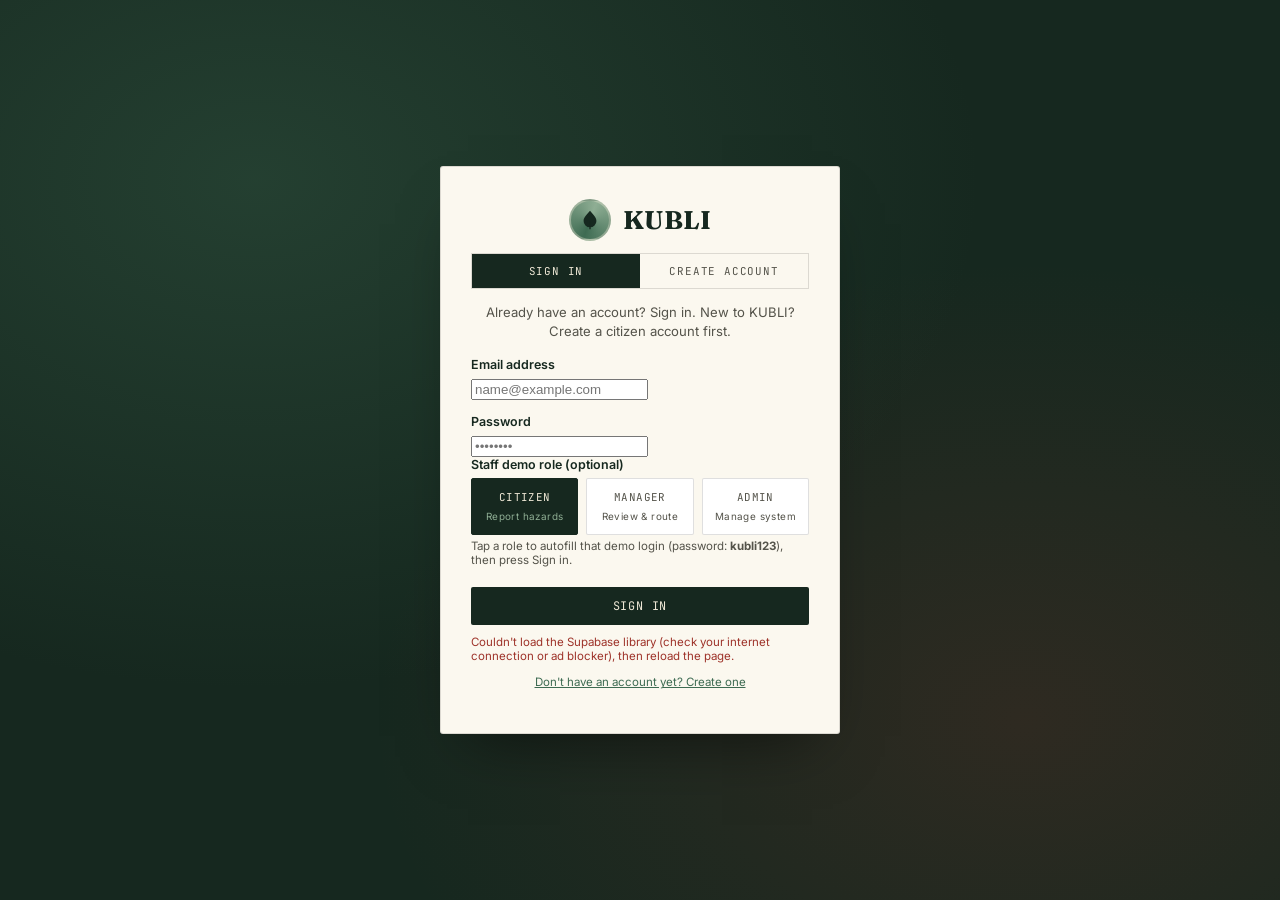
<file: app.html>
<!DOCTYPE html>
<html lang="en">
<head>
<meta charset="UTF-8">
<meta name="viewport" content="width=device-width, initial-scale=1.0">
<title>KUBLI Prototype — Sign in</title>
<link rel="preconnect" href="https://fonts.googleapis.com">
<link href="https://fonts.googleapis.com/css2?family=Fraunces:opsz,wght@9..144,400;9..144,500;9..144,600;9..144,700&family=Inter:wght@400;500;600;700&family=JetBrains+Mono:wght@400;500;600&display=swap" rel="stylesheet">
<link rel="stylesheet" href="style.css">
</head>
<body>

<div id="login-screen">
    <div class="login-card">
      <div class="brand" style="justify-content:center;margin-bottom:6px;">
        <div class="brand-mark">
          <svg viewBox="0 0 24 24" fill="none"><path d="M12 2C9 6 5 9 5 13a7 7 0 0014 0c0-4-4-7-7-11z" fill="#16281F"/><path d="M12 13v9" stroke="#16281F" stroke-width="1.5"/></svg>
        </div>
        <h1 style="color:var(--forest-deep);">KUBLI</h1>
      </div>

      <div class="auth-tabs">
        <button type="button" class="auth-tab active" id="tab-signin" data-mode="signin">Sign in</button>
        <button type="button" class="auth-tab" id="tab-signup" data-mode="signup">Create account</button>
      </div>

      <p class="login-sub" id="auth-sub">Already have an account? Sign in. New to KUBLI? Create a citizen account first.</p>

      <div id="signup-only" hidden>
        <label for="li-name">Full name</label>
        <input type="text" id="li-name" placeholder="e.g. Rechelle Jane" autocomplete="name">
      </div>

      <label for="li-email">Email address</label>
      <input type="email" id="li-email" placeholder="name@example.com" autocomplete="username">

      <label for="li-password">Password</label>
      <input type="password" id="li-password" placeholder="••••••••" autocomplete="current-password">

      <div id="signup-pass2" hidden>
        <label for="li-password2">Confirm password</label>
        <input type="password" id="li-password2" placeholder="••••••••" autocomplete="new-password">
        <p class="hint">New accounts are citizen reporters. Manager and Admin accounts are created by CENRO staff.</p>
      </div>

      <div id="signin-role">
        <label>Staff demo role (optional)</label>
        <div class="role-pick" id="li-role-pick">
          <button type="button" class="role-pick-btn active" data-role="User">Citizen<br><span>Report hazards</span></button>
          <button type="button" class="role-pick-btn" data-role="Manager">Manager<br><span>Review &amp; route</span></button>
          <button type="button" class="role-pick-btn" data-role="Admin">Admin<br><span>Manage system</span></button>
        </div>
        <p class="hint">Tap a role to autofill that demo login (password: <b>kubli123</b>), then press Sign in.</p>
      </div>

      <div class="btn-row" style="margin-top:20px;">
        <button class="btn" id="li-submit" style="flex:1;">Sign in</button>
      </div>
      <p class="hint" id="li-error" style="color:var(--hazard);min-height:14px;margin-top:10px;"></p>
      <p class="hint" style="text-align:center;margin-top:12px;">
        <button type="button" class="text-link" id="switch-auth">Don't have an account yet? Create one</button>
      </p>
     
    </div>
</div>

<div id="app-shell" style="display:none;">
<header>
  <div class="header-top">
    <div class="brand">
      <div class="brand-mark">
        <svg viewBox="0 0 24 24" fill="none"><path d="M12 2C9 6 5 9 5 13a7 7 0 0014 0c0-4-4-7-7-11z" fill="#16281F"/><path d="M12 13v9" stroke="#16281F" stroke-width="1.5"/></svg>
      </div>
      <div>
        <h1>KUBLI</h1>
        <span>CENRO Manolo Fortich · TCP / STCP System</span>
      </div>
    </div>
    <p class="tagline">Community-reported, risk-classified tree hazard data — routed straight into the DENR permitting process.</p>
    <div class="user-badge">
      <div>
        <div id="hdr-name">—</div>
        <div id="hdr-role" class="mono">—</div>
      </div>
      <button class="btn btn-outline btn-sm" id="logout-btn" style="border-color:rgba(239,232,214,0.4);color:var(--parchment);">Log out</button>
    </div>
  </div>
  <nav class="roles">
    <button class="active" data-role="dashboard">Dashboard</button>
    <button data-role="user">Citizen Reporter</button>
    <button data-role="manager">Manager / DENR Officer</button>
    <button data-role="admin">Admin</button>
  </nav>
</header>

<main>

  <section class="view active" id="view-dashboard">
    <div class="panel-head">
      <div>
        <span class="eyebrow">System overview</span>
        <h2>CENRO Manolo Fortich — hazard &amp; permit overview</h2>
        <p>Live snapshot of everything reported through KUBLI: risk mix, processing status, and where hazards are concentrated.</p>
      </div>
    </div>

    <div class="stats-strip" id="dash-stats"></div>

    <div class="dash-grid">
      <div class="card">
        <h3>Risk level distribution</h3>
        <div class="donut-wrap" id="dash-donut"></div>
      </div>

      <div class="card">
        <h3>Reports by status</h3>
        <div id="dash-status-bars"></div>
      </div>

      <div class="card">
        <h3>Reports by location context</h3>
        <div id="dash-context-bars"></div>
      </div>

      <div class="card">
        <h3>Recent activity</h3>
        <div class="tags-wrap" id="dash-recent"></div>
      </div>
    </div>
  </section>

  <section class="view" id="view-user">
    <div class="panel-head">
      <div>
        <span class="eyebrow">Citizen reporting</span>
        <h2>Report a hazardous tree</h2>
        <p>Snap a photo, drop a pin, describe what you see. KUBLI classifies the risk instantly and routes it to the right office.</p>
      </div>
    </div>

    <div class="grid">
      <div class="card">
        <h3>New field report</h3>

        <label>Photo evidence — live camera</label>
        <div class="camera-booth">
          <div class="viewfinder">
            <span class="vf-corner tl"></span>
            <span class="vf-corner tr"></span>
            <span class="vf-corner bl"></span>
            <span class="vf-corner br"></span>
            <video id="cam-video" autoplay playsinline muted></video>
            <canvas id="cam-canvas" hidden></canvas>
            <img id="cam-preview" alt="Captured tree photo" hidden>
            <p class="cam-status" id="cam-status">Camera off</p>
          </div>
          <div class="cam-actions">
            <button type="button" class="shutter-btn" id="cam-start" title="Open camera">Open camera</button>
            <button type="button" class="shutter-btn snap" id="cam-snap" title="Take photo" disabled>Snap</button>
            <button type="button" class="btn btn-outline btn-sm" id="cam-retake" disabled>Retake</button>
            <label class="btn btn-outline btn-sm cam-upload">Upload<input type="file" id="cam-file" accept="image/*" capture="environment" hidden></label>
          </div>
          <p class="hint">Allow camera access, then press Snap. On a phone you can also upload from the gallery.</p>
        </div>

        <label for="u-desc">Description</label>
        <textarea id="u-desc" placeholder="What does the tree look like? Any recent storm damage, leaning, or exposed roots?"></textarea>

        <div class="field-row">
          <div>
            <label for="u-species">Tree / species (if known)</label>
            <input type="text" id="u-species" placeholder="e.g. Narra, Acacia, unidentified">
          </div>
          <div>
            <label for="u-context">Location context</label>
            <select id="u-context">
              <option value="Sidewalk/Pathway">Sidewalk / Pathway</option>
              <option value="School Zone">School Zone</option>
              <option value="Hospital Zone">Hospital Zone</option>
              <option value="Park">Park</option>
              <option value="Residential Area">Residential Area</option>
              <option value="Roadside">Roadside</option>
            </select>
          </div>
        </div>

        <label>GPS location</label>
        <button type="button" class="locate-btn" id="u-locate">📍 Use my current location</button>
        <div class="coords-out" id="u-coords">No coordinates captured yet.</div>

        <fieldset style="margin-top:16px;">
          <legend>Observed condition (select all that apply)</legend>
          <div class="check-row"><input type="checkbox" data-lvl="1" value="dead_branches"><span><span class="lvl-tag lvl1">L1</span>Small dead branches or minor leaf discoloration</span></div>
          <div class="check-row"><input type="checkbox" data-lvl="2" value="cracks"><span><span class="lvl-tag lvl2">L2</span>Visible cracks or minor lean</span></div>
          <div class="check-row"><input type="checkbox" data-lvl="2" value="canopy_dieback"><span><span class="lvl-tag lvl2">L2</span>Partial canopy dieback</span></div>
          <div class="check-row"><input type="checkbox" data-lvl="3" value="root_heaving"><span><span class="lvl-tag lvl3">L3</span>Root heaving / lifted pavement</span></div>
          <div class="check-row"><input type="checkbox" data-lvl="3" value="cavities"><span><span class="lvl-tag lvl3">L3</span>Large trunk cavities</span></div>
          <div class="check-row"><input type="checkbox" data-lvl="3" value="sig_lean"><span><span class="lvl-tag lvl3">L3</span>Significant lean</span></div>
          <div class="check-row"><input type="checkbox" data-lvl="4" value="rupture"><span><span class="lvl-tag lvl4">L4</span>Visible trunk rupture</span></div>
          <div class="check-row"><input type="checkbox" data-lvl="4" value="uprooting"><span><span class="lvl-tag lvl4">L4</span>Uprooting in progress</span></div>
          <div class="check-row"><input type="checkbox" data-lvl="4" value="leaning_structure"><span><span class="lvl-tag lvl4">L4</span>Leaning on a structure or power lines</span></div>
          <div class="check-row"><input type="checkbox" data-lvl="4" value="storm"><span><span class="lvl-tag lvl4">L4</span>Storm-damaged</span></div>
        </fieldset>

        <div class="preview-classify" id="u-preview">
          <div class="row"><span>Computed risk level</span><b id="p-level">— select at least one condition —</b></div>
        </div>

        <div class="btn-row">
          <button class="btn" id="u-submit">Submit report</button>
          <button class="btn btn-outline" id="u-clear">Clear form</button>
        </div>
      </div>

      <div>
        <h3 class="display" style="margin:0 0 12px 0;color:var(--forest-deep);">My submitted reports</h3>
        <div class="tags-wrap" id="u-reports-list"></div>
      </div>
    </div>
  </section>

  <section class="view" id="view-manager">
    <div class="panel-head">
      <div>
        <span class="eyebrow">Barangay / DENR officer</span>
        <h2>Report queue &amp; permit routing</h2>
        <p>Sorted by risk. Assign field validation, classify the permit scope, and move each case through to resolution.</p>
      </div>
    </div>

    <div class="stats-strip" id="mgr-stats"></div>

    <div class="filters">
      <select id="f-level">
        <option value="all">All risk levels</option>
        <option value="4">Level 4 — Severe/Emergency</option>
        <option value="3">Level 3 — High</option>
        <option value="2">Level 2 — Moderate</option>
        <option value="1">Level 1 — Low</option>
      </select>
      <select id="f-status">
        <option value="all">All statuses</option>
        <option value="Pending Review">Pending Review</option>
        <option value="Field Validation">Field Validation</option>
        <option value="Permit Routed">Permit Routed</option>
        <option value="Resolved">Resolved</option>
      </select>
    </div>

    <div id="mgr-list"></div>
  </section>

  <section class="view" id="view-admin">
    <div class="panel-head">
      <div>
        <span class="eyebrow">System administration</span>
        <h2>User accounts</h2>
        <p>Approve new citizen and staff accounts, adjust roles, and remove inactive users.</p>
      </div>
    </div>

    <div class="grid">
      <div class="card">
        <h3>Add account</h3>
        <label for="a-name">Full name</label>
        <input type="text" id="a-name" placeholder="Juan Dela Cruz">
        <label for="a-email">Email address</label>
        <input type="text" id="a-email" placeholder="name@example.com">
        <label for="a-role">Role</label>
        <select id="a-role">
          <option>User</option>
          <option>Manager</option>
          <option>Admin</option>
        </select>
        <div class="btn-row"><button class="btn" id="a-add">Create account</button></div>
      </div>

      <div class="card">
        <h3>Registered accounts</h3>
        <table>
          <thead><tr><th>Name</th><th>Role</th><th>Status</th><th></th></tr></thead>
          <tbody id="a-table"></tbody>
        </table>
      </div>
    </div>
  </section>

</main>

<footer>KUBLI prototype — in-session data only, for demonstration of the reporting → risk classification → permit routing workflow. </footer>
</div>

<script src="script.js"></script>
</body>
</html>
</file>
<file: style.css>
:root{
    --forest-deep:#16281F;
    --forest:#1F3A2C;
    --canopy:#3E6B52;
    --canopy-light:#8FAE94;
    --bark:#6B5039;
    --parchment:#EFE8D6;
    --parchment-dark:#E2D6B7;
    --ink:#20221D;
    --ink-soft:#54534A;
    --amber:#BE8330;
    --rust:#B0562F;
    --hazard:#9E332A;
    --line: rgba(32,34,29,0.14);
    --paper-shadow: 0 1px 0 rgba(255,255,255,0.5) inset, 0 10px 24px -14px rgba(22,40,31,0.35);
    --radius: 3px;
  }
  *{box-sizing:border-box;}
  html,body{margin:0;padding:0;}
  body{
    background:
      radial-gradient(1200px 500px at 10% -10%, rgba(62,107,82,0.10), transparent 60%),
      repeating-linear-gradient(0deg, rgba(107,80,57,0.035) 0px, rgba(107,80,57,0.035) 1px, transparent 1px, transparent 26px),
      var(--parchment);
    color:var(--ink);
    font-family:'Inter',sans-serif;
    min-height:100vh;
    -webkit-font-smoothing:antialiased;
  }
  .mono{font-family:'JetBrains Mono',monospace;}
  .display{font-family:'Fraunces',serif;}

  /* ===== Header ===== */
  header{
    background:var(--forest-deep);
    color:var(--parchment);
    padding:20px 28px 0 28px;
    border-bottom:6px solid var(--bark);
  }
  .header-top{
    display:flex;align-items:flex-end;justify-content:space-between;
    flex-wrap:wrap; gap:16px;
    max-width:1180px;margin:0 auto;
  }
  .brand{display:flex;align-items:center;gap:12px;}
  .brand-mark{
    width:42px;height:42px;border-radius:50%;
    background:conic-gradient(from 200deg, var(--canopy), var(--canopy-light), var(--canopy));
    display:flex;align-items:center;justify-content:center;
    border:2px solid rgba(239,232,214,0.35);
    flex-shrink:0;
  }
  .brand-mark svg{width:22px;height:22px;}
  .brand h1{
    font-family:'Fraunces',serif;font-weight:700;font-size:1.7rem;letter-spacing:0.5px;
    margin:0;color:var(--parchment);
  }
  .brand span{
    display:block;font-family:'JetBrains Mono',monospace;font-size:0.66rem;letter-spacing:1.5px;
    text-transform:uppercase;color:var(--canopy-light);margin-top:2px;
  }
  .tagline{
    font-size:0.86rem;color:rgba(239,232,214,0.65);max-width:340px;line-height:1.45;
    padding-bottom:6px;
  }
  nav.roles{
    max-width:1180px;margin:18px auto 0 auto;display:flex;gap:2px;
  }
  nav.roles button{
    font-family:'JetBrains Mono',monospace;font-size:0.72rem;letter-spacing:1px;text-transform:uppercase;
    background:transparent;border:none;color:rgba(239,232,214,0.55);
    padding:12px 20px;cursor:pointer;border-bottom:3px solid transparent;
    transition:all .15s ease;
  }
  nav.roles button:hover{color:var(--parchment);}
  nav.roles button.active{
    color:var(--parchment);border-bottom:3px solid var(--canopy-light);
    background:rgba(239,232,214,0.04);
  }

  main{max-width:1180px;margin:0 auto;padding:32px 28px 80px 28px;}

  .view{display:none;}
  .view.active{display:block;}

  .panel-head{display:flex;align-items:baseline;justify-content:space-between;flex-wrap:wrap;gap:10px;margin-bottom:22px;}
  .panel-head h2{font-family:'Fraunces',serif;font-size:1.5rem;font-weight:600;margin:0;color:var(--forest-deep);}
  .panel-head p{margin:2px 0 0 0;color:var(--ink-soft);font-size:0.88rem;max-width:520px;}
  .eyebrow{
    font-family:'JetBrains Mono',monospace;font-size:0.68rem;letter-spacing:1.5px;text-transform:uppercase;
    color:var(--canopy);margin-bottom:4px;display:block;
  }

  .grid{display:grid;grid-template-columns:1.1fr 1.4fr;gap:24px;}
  @media(max-width:880px){.grid{grid-template-columns:1fr;}}

  /* ===== Card / paper block ===== */
  .card{
    background:#FBF8EF;border:1px solid var(--line);border-radius:var(--radius);
    box-shadow:var(--paper-shadow);padding:22px;
  }
  .card h3{font-family:'Fraunces',serif;font-size:1.05rem;margin:0 0 14px 0;color:var(--forest-deep);}

  label{display:block;font-size:0.78rem;font-weight:600;color:var(--forest-deep);margin:14px 0 6px 0;}
  label:first-of-type{margin-top:0;}
  input[type=text], input[type=number], textarea, select{
    width:100%;padding:9px 10px;border:1px solid var(--line);border-radius:2px;
    background:#fff;font-family:'Inter',sans-serif;font-size:0.87rem;color:var(--ink);
  }
  textarea{min-height:70px;resize:vertical;}
  input:focus, textarea:focus, select:focus, button:focus-visible{
    outline:2px solid var(--canopy);outline-offset:1px;
  }
  .field-row{display:flex;gap:10px;}
  .field-row > div{flex:1;}
  .hint{font-size:0.72rem;color:var(--ink-soft);margin-top:4px;}

  fieldset{border:1px dashed var(--line);border-radius:2px;padding:10px 12px;margin-top:6px;}
  legend{font-family:'JetBrains Mono',monospace;font-size:0.68rem;letter-spacing:1px;text-transform:uppercase;color:var(--ink-soft);padding:0 6px;}
  .check-row{display:flex;align-items:flex-start;gap:8px;margin:6px 0;font-size:0.82rem;line-height:1.35;}
  .check-row input{margin-top:3px;width:auto;}
  .lvl-tag{
    display:inline-block;font-family:'JetBrains Mono',monospace;font-size:0.62rem;padding:1px 5px;
    border-radius:2px;margin-right:6px;color:#fff;vertical-align:middle;
  }
  .lvl1{background:var(--canopy);} .lvl2{background:var(--amber);}
  .lvl3{background:var(--rust);} .lvl4{background:var(--hazard);}

  .btn{
    font-family:'JetBrains Mono',monospace;font-size:0.74rem;letter-spacing:0.8px;text-transform:uppercase;
    background:var(--forest-deep);color:var(--parchment);border:none;padding:11px 18px;
    border-radius:2px;cursor:pointer;transition:transform .1s ease, background .15s ease;
  }
  .btn:hover{background:var(--forest);}
  .btn:active{transform:translateY(1px);}
  .btn-outline{
    background:transparent;color:var(--forest-deep);border:1px solid var(--forest-deep);
  }
  .btn-outline:hover{background:rgba(31,58,44,0.06);}
  .btn-sm{padding:6px 10px;font-size:0.66rem;}
  .btn-row{display:flex;gap:10px;margin-top:16px;flex-wrap:wrap;}

  .locate-btn{
    display:inline-flex;align-items:center;gap:6px;background:var(--parchment-dark);
    border:1px solid var(--line);color:var(--forest-deep);font-family:'JetBrains Mono',monospace;
    font-size:0.72rem;padding:8px 12px;border-radius:2px;cursor:pointer;
  }
  .locate-btn:hover{background:var(--canopy-light);}
  .location-map{height:260px;margin-top:10px;border:1px solid var(--line);border-radius:var(--radius);overflow:hidden;background:var(--parchment-dark);}
  .coords-out{font-family:'JetBrains Mono',monospace;font-size:0.78rem;color:var(--forest-deep);margin-top:6px;}

  .preview-classify{
    margin-top:16px;padding:14px;border:1px dashed var(--line);border-radius:2px;background:rgba(143,174,148,0.08);
    font-size:0.82rem;
  }
  .preview-classify .row{display:flex;justify-content:space-between;margin:4px 0;}
  .preview-classify .row b{color:var(--forest-deep);}

  /* ===== Field tag (signature element) ===== */
  .tags-wrap{display:flex;flex-direction:column;gap:16px;}
  .field-tag{
    position:relative;background:#FBF8EF;
    border:1px solid var(--line);
    border-radius:2px 10px 10px 2px;
    box-shadow:var(--paper-shadow);
    display:flex;
    overflow:hidden;
  }
  .field-tag .punch{
    width:34px;flex-shrink:0;background:
      repeating-linear-gradient(180deg, transparent 0 6px, var(--line) 6px 7px);
    border-right:1px dashed var(--line);
    display:flex;align-items:center;justify-content:center;position:relative;
  }
  .field-tag .punch::after{
    content:"";position:absolute;top:16px;left:50%;transform:translateX(-50%);
    width:10px;height:10px;border-radius:50%;background:var(--parchment);
    border:1px solid var(--line);
    box-shadow:0 130px 0 -1px var(--parchment), 0 130px 0 0 var(--line);
  }
  .field-tag .body{padding:14px 16px;flex:1;}
  .field-tag .top-row{display:flex;justify-content:space-between;align-items:flex-start;gap:10px;flex-wrap:wrap;}
  .field-tag .id{font-family:'JetBrains Mono',monospace;font-size:0.68rem;color:var(--ink-soft);}
  .stamp{
    font-family:'JetBrains Mono',monospace;font-weight:700;font-size:0.66rem;letter-spacing:1px;
    padding:5px 10px;border-radius:50px;color:#fff;transform:rotate(-3deg);
    display:inline-block;border:1.5px solid rgba(255,255,255,0.5);
  }
  .field-tag h4{font-family:'Fraunces',serif;font-size:1.05rem;margin:8px 0 4px 0;color:var(--forest-deep);}
  .field-tag .meta{font-size:0.78rem;color:var(--ink-soft);margin:2px 0;}
  .field-tag .desc{font-size:0.82rem;margin:8px 0;color:var(--ink);}
  .status-pill{
    font-family:'JetBrains Mono',monospace;font-size:0.65rem;text-transform:uppercase;letter-spacing:0.6px;
    background:var(--parchment-dark);color:var(--forest-deep);padding:3px 9px;border-radius:20px;
    display:inline-block;margin-top:6px;
  }
  .action-note{
    margin-top:10px;font-size:0.78rem;background:rgba(31,58,44,0.06);
    border-left:3px solid var(--canopy);padding:8px 10px;color:var(--forest-deep);
  }

  /* ===== Manager filters/stats ===== */
  .stats-strip{display:flex;gap:12px;margin-bottom:20px;flex-wrap:wrap;}
  .stat-box{
    flex:1;min-width:120px;background:#FBF8EF;border:1px solid var(--line);border-radius:2px;
    padding:12px 14px;box-shadow:var(--paper-shadow);
  }
  .stat-box .num{font-family:'Fraunces',serif;font-size:1.6rem;font-weight:600;}
  .stat-box .lbl{font-family:'JetBrains Mono',monospace;font-size:0.62rem;text-transform:uppercase;letter-spacing:1px;color:var(--ink-soft);}
  .filters{display:flex;gap:10px;margin-bottom:16px;flex-wrap:wrap;}
  .filters select{width:auto;}

  .mgr-card{
    background:#FBF8EF;border:1px solid var(--line);border-radius:2px;box-shadow:var(--paper-shadow);
    padding:16px 18px;margin-bottom:14px;
  }
  .mgr-top{display:flex;justify-content:space-between;gap:14px;flex-wrap:wrap;align-items:flex-start;}
  .mgr-top h4{font-family:'Fraunces',serif;margin:0 0 4px 0;font-size:1.02rem;color:var(--forest-deep);}
  .mgr-grid{display:grid;grid-template-columns:repeat(auto-fit,minmax(150px,1fr));gap:10px;margin-top:12px;}
  .mgr-field label{margin:0 0 4px 0;font-size:0.66rem;}
  .divider{border:none;border-top:1px dashed var(--line);margin:14px 0;}

  table{width:100%;border-collapse:collapse;font-size:0.83rem;}
  th{
    text-align:left;font-family:'JetBrains Mono',monospace;font-size:0.65rem;text-transform:uppercase;
    letter-spacing:0.8px;color:var(--ink-soft);border-bottom:2px solid var(--forest-deep);padding:8px 10px;
  }
  td{padding:9px 10px;border-bottom:1px solid var(--line);vertical-align:middle;}
  .role-badge{
    font-family:'JetBrains Mono',monospace;font-size:0.64rem;text-transform:uppercase;
    padding:2px 8px;border-radius:20px;background:var(--parchment-dark);color:var(--forest-deep);
  }
  .status-active{color:var(--canopy);font-weight:600;}
  .status-pending{color:var(--amber);font-weight:600;}

  /* ===== Dashboard ===== */
  .dash-grid{display:grid;grid-template-columns:1fr 1fr;gap:20px;}
  @media(max-width:880px){.dash-grid{grid-template-columns:1fr;}}
  .donut-wrap{display:flex;align-items:center;gap:22px;flex-wrap:wrap;}
  .donut-legend{flex:1;min-width:140px;}
  .legend-item{display:flex;align-items:center;gap:8px;font-size:0.82rem;margin:7px 0;}
  .legend-swatch{width:11px;height:11px;border-radius:3px;flex-shrink:0;}
  .legend-item b{margin-left:auto;font-family:'JetBrains Mono',monospace;color:var(--forest-deep);}
  .bar-row{margin:12px 0;}
  .bar-row .bar-label{display:flex;justify-content:space-between;font-size:0.78rem;margin-bottom:5px;color:var(--ink-soft);}
  .bar-row .bar-label b{color:var(--forest-deep);font-family:'JetBrains Mono',monospace;}
  .bar-track{background:var(--parchment-dark);border-radius:20px;height:9px;overflow:hidden;}
  .bar-fill{height:100%;border-radius:20px;transition:width .3s ease;}

  /* ===== Login screen ===== */
  #login-screen{
    min-height:100vh;display:flex;align-items:center;justify-content:center;padding:40px 20px;
    background:
      radial-gradient(ellipse at 20% 20%, rgba(62,107,82,.35), transparent 50%),
      radial-gradient(ellipse at 80% 80%, rgba(158,51,42,.18), transparent 45%),
      var(--forest-deep);
  }
  .auth-tabs{display:grid;grid-template-columns:1fr 1fr;gap:0;margin:12px 0 14px;border:1px solid var(--line);}
  .auth-tab{
    border:none;background:transparent;padding:10px;cursor:pointer;
    font-family:'JetBrains Mono',monospace;font-size:.68rem;letter-spacing:.8px;text-transform:uppercase;color:var(--ink-soft);
  }
  .auth-tab.active{background:var(--forest-deep);color:var(--parchment);}
  .text-link{
    background:none;border:none;color:var(--canopy);cursor:pointer;font:inherit;text-decoration:underline;padding:0;
  }
  .login-card{
    width:100%;max-width:400px;background:#FBF8EF;border:1px solid var(--line);
    border-radius:var(--radius);box-shadow:0 30px 60px -28px rgba(0,0,0,.55);padding:32px 30px;
  }
  .login-card h1{font-size:1.6rem;}
  .login-sub{text-align:center;font-size:0.82rem;color:var(--ink-soft);margin:0 0 16px 0;line-height:1.45;}

  /* ===== Camera booth ===== */
  .camera-booth{margin-bottom:8px;}
  .viewfinder{
    position:relative;background:#0d1a12;border-radius:6px;overflow:hidden;aspect-ratio:4/3;
    border:3px solid #3d2a1c;box-shadow:inset 0 0 0 1px #8d6e4a;
  }
  .viewfinder video,.viewfinder img{
    width:100%;height:100%;object-fit:cover;display:block;
  }
  .vf-corner{position:absolute;width:22px;height:22px;border:2px solid #c5e1a5;z-index:2;pointer-events:none;}
  .vf-corner.tl{top:10px;left:10px;border-right:none;border-bottom:none;}
  .vf-corner.tr{top:10px;right:10px;border-left:none;border-bottom:none;}
  .vf-corner.bl{bottom:10px;left:10px;border-right:none;border-top:none;}
  .vf-corner.br{bottom:10px;right:10px;border-left:none;border-top:none;}
  .cam-status{
    position:absolute;bottom:8px;left:12px;margin:0;z-index:2;
    font-family:'JetBrains Mono',monospace;font-size:.62rem;color:#c5e1a5;letter-spacing:1px;
  }
  .cam-actions{display:flex;flex-wrap:wrap;gap:8px;align-items:center;margin-top:10px;}
  .shutter-btn{
    font-family:'JetBrains Mono',monospace;font-size:.7rem;letter-spacing:.6px;text-transform:uppercase;
    background:var(--forest-deep);color:var(--parchment);border:none;padding:10px 14px;border-radius:20px;cursor:pointer;
  }
  .shutter-btn.snap{
    width:52px;height:52px;border-radius:50%;background:#9E332A;border:4px solid #FBF8EF;
    box-shadow:0 0 0 2px #9E332A;padding:0;font-size:.58rem;
  }
  .shutter-btn:disabled{opacity:.4;cursor:not-allowed;}
  .cam-upload{display:inline-flex;align-items:center;margin:0;cursor:pointer;}
  .report-photo{width:100%;max-height:140px;object-fit:cover;border-radius:2px;margin:8px 0;border:1px solid var(--line);}
  .role-pick{display:grid;grid-template-columns:repeat(3,1fr);gap:8px;}
  .role-pick-btn{
    font-family:'JetBrains Mono',monospace;font-size:0.68rem;text-transform:uppercase;letter-spacing:0.4px;
    background:#fff;border:1px solid var(--line);border-radius:2px;padding:10px 6px;cursor:pointer;
    color:var(--ink-soft);text-align:center;line-height:1.6;transition:all .15s ease;
  }
  .role-pick-btn span{display:block;text-transform:none;font-size:0.62rem;color:var(--ink-soft);font-family:'Inter',sans-serif;margin-top:2px;}
  .role-pick-btn:hover{border-color:var(--canopy);}
  .role-pick-btn.active{background:var(--forest-deep);color:var(--parchment);border-color:var(--forest-deep);}
  .role-pick-btn.active span{color:var(--canopy-light);}

  /* ===== Header user badge ===== */
  .user-badge{display:flex;align-items:center;gap:12px;padding-bottom:6px;}
  .user-badge #hdr-name{font-size:0.86rem;color:var(--parchment);font-weight:600;}
  .user-badge #hdr-role{font-size:0.64rem;letter-spacing:1px;text-transform:uppercase;color:var(--canopy-light);}

  .empty{
    text-align:center;padding:40px 20px;color:var(--ink-soft);font-size:0.86rem;
    border:1px dashed var(--line);border-radius:2px;
  }
  footer{text-align:center;padding:24px;color:var(--ink-soft);font-size:0.72rem;font-family:'JetBrains Mono',monospace;}

  /* ===== Dashboard ===== */
  .kpi-strip{display:grid;grid-template-columns:repeat(auto-fit,minmax(160px,1fr));gap:14px;margin-bottom:26px;}
  .kpi{
    background:#FBF8EF;border:1px solid var(--line);border-radius:2px;box-shadow:var(--paper-shadow);
    padding:16px 18px;position:relative;overflow:hidden;
  }
  .kpi::before{content:"";position:absolute;left:0;top:0;bottom:0;width:4px;background:var(--canopy);}
  .kpi.k-hazard::before{background:var(--hazard);}
  .kpi.k-amber::before{background:var(--amber);}
  .kpi.k-rust::before{background:var(--rust);}
  .kpi .num{font-family:'Fraunces',serif;font-size:2rem;font-weight:600;color:var(--forest-deep);line-height:1;}
  .kpi .lbl{font-family:'JetBrains Mono',monospace;font-size:0.62rem;text-transform:uppercase;letter-spacing:1px;color:var(--ink-soft);margin-top:6px;}

  .dash-grid{display:grid;grid-template-columns:1.3fr 1fr;gap:24px;}
  @media(max-width:900px){.dash-grid{grid-template-columns:1fr;}}

  .bar-row{display:flex;align-items:center;gap:10px;margin:12px 0;}
  .bar-row .bar-label{width:150px;font-size:0.78rem;color:var(--ink);flex-shrink:0;}
  .bar-track{flex:1;background:var(--parchment-dark);border-radius:20px;height:14px;overflow:hidden;}
  .bar-fill{height:100%;border-radius:20px;transition:width .4s ease;}
  .bar-row .bar-count{width:26px;text-align:right;font-family:'JetBrains Mono',monospace;font-size:0.76rem;color:var(--forest-deep);flex-shrink:0;}

  .donut-wrap{display:flex;align-items:center;gap:20px;flex-wrap:wrap;}
  .donut-legend{font-size:0.78rem;}
  .donut-legend .li{display:flex;align-items:center;gap:8px;margin:6px 0;}
  .swatch{width:10px;height:10px;border-radius:2px;flex-shrink:0;}

  .activity-item{
    display:flex;gap:12px;padding:10px 0;border-bottom:1px dashed var(--line);
  }
  .activity-item:last-child{border-bottom:none;}
  .activity-dot{width:9px;height:9px;border-radius:50%;margin-top:5px;flex-shrink:0;}
  .activity-item .a-main{font-size:0.83rem;color:var(--ink);}
  .activity-item .a-meta{font-size:0.7rem;color:var(--ink-soft);font-family:'JetBrains Mono',monospace;margin-top:2px;}
</file>
